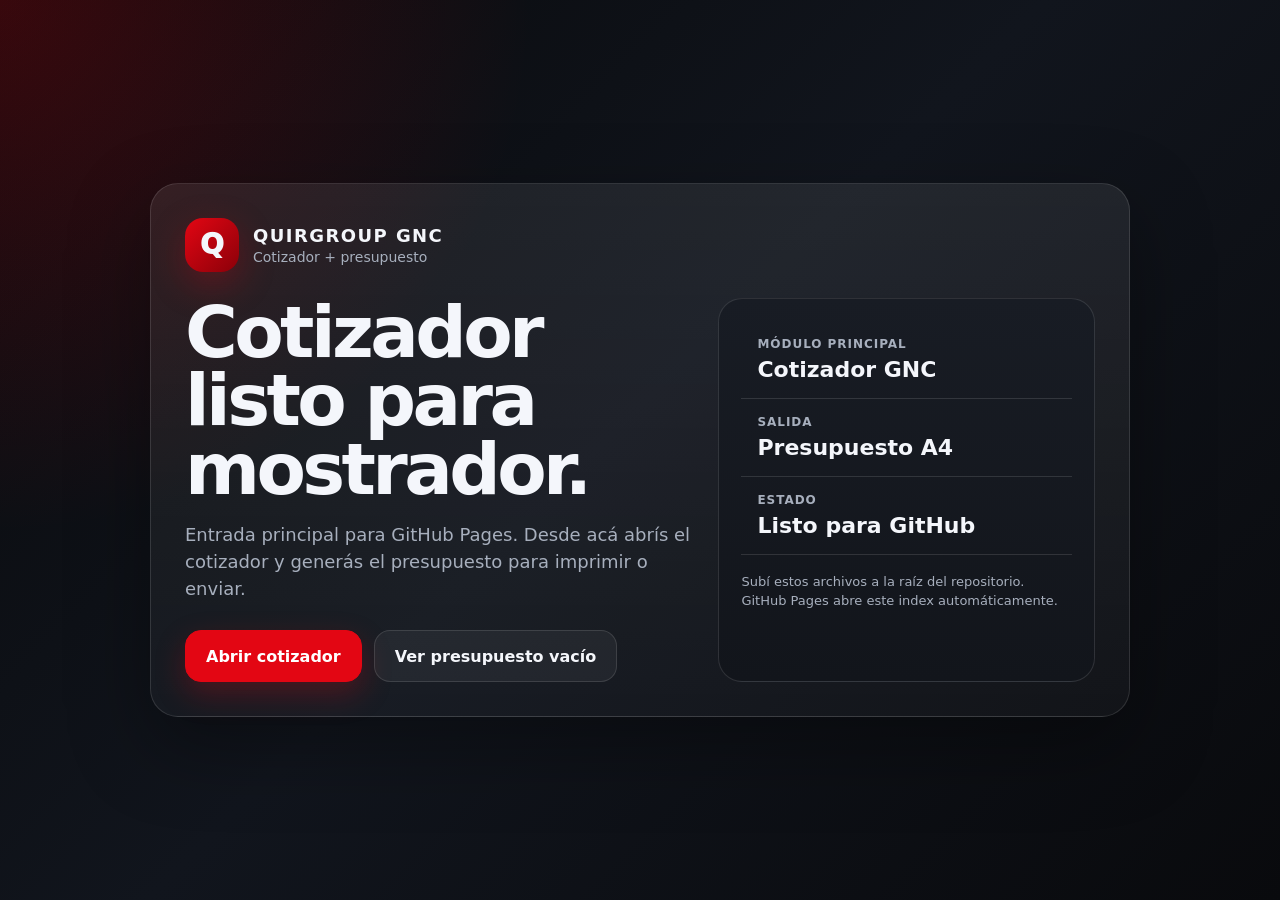
<file: index.html>
<!doctype html>
<html lang="es">
<head>
  <meta charset="utf-8" />
  <meta name="viewport" content="width=device-width, initial-scale=1" />
  <title>Cotizador GNC · Quirgroup</title>
  <meta name="description" content="Cotizador y generador de presupuesto GNC Quirgroup." />
  <style>
    :root{
      --bg:#08090b;
      --card:#12151b;
      --card2:#181c24;
      --text:#f4f6fb;
      --muted:#a7afbd;
      --line:rgba(255,255,255,.12);
      --red:#e30613;
      --red2:#ff3340;
    }
    *{box-sizing:border-box}
    body{
      margin:0;
      min-height:100vh;
      font-family:Inter,system-ui,-apple-system,BlinkMacSystemFont,"Segoe UI",sans-serif;
      background:
        radial-gradient(circle at top left, rgba(227,6,19,.22), transparent 34%),
        linear-gradient(135deg,#08090b,#11151d 48%,#090a0d);
      color:var(--text);
      display:flex;
      align-items:center;
      justify-content:center;
      padding:28px;
    }
    .shell{width:min(980px,100%)}
    .top{
      border:1px solid var(--line);
      background:linear-gradient(180deg,rgba(255,255,255,.08),rgba(255,255,255,.03));
      border-radius:28px;
      padding:34px;
      box-shadow:0 28px 80px rgba(0,0,0,.35);
    }
    .brand{display:flex;align-items:center;gap:14px;margin-bottom:26px}
    .mark{
      width:54px;height:54px;border-radius:18px;
      background:linear-gradient(135deg,var(--red),#8b0009);
      display:grid;place-items:center;
      font-weight:950;font-size:28px;
      box-shadow:0 12px 36px rgba(227,6,19,.28);
    }
    .brand h1{margin:0;font-size:18px;letter-spacing:.08em;text-transform:uppercase}
    .brand p{margin:3px 0 0;color:var(--muted);font-size:14px}
    .hero{display:grid;grid-template-columns:1.15fr .85fr;gap:24px;align-items:stretch}
    h2{font-size:clamp(36px,6vw,72px);line-height:.95;margin:0 0 18px;letter-spacing:-.05em}
    .lead{font-size:18px;line-height:1.5;color:var(--muted);max-width:620px;margin:0 0 28px}
    .actions{display:flex;gap:12px;flex-wrap:wrap}
    a{
      text-decoration:none;color:inherit;
      border-radius:16px;
      font-weight:850;
      display:inline-flex;
      align-items:center;
      justify-content:center;
      min-height:52px;
      padding:0 20px;
      border:1px solid var(--line);
    }
    .primary{background:var(--red);border-color:var(--red);color:white;box-shadow:0 12px 30px rgba(227,6,19,.25)}
    .ghost{background:rgba(255,255,255,.05)}
    .panel{
      background:linear-gradient(180deg,var(--card2),var(--card));
      border:1px solid var(--line);
      border-radius:24px;
      padding:22px;
    }
    .item{padding:16px;border-bottom:1px solid var(--line)}
    .item:last-child{border-bottom:0}
    .k{color:var(--muted);font-size:12px;text-transform:uppercase;letter-spacing:.08em;font-weight:800;margin-bottom:6px}
    .v{font-size:22px;font-weight:900}
    .note{margin-top:18px;color:var(--muted);font-size:13px;line-height:1.45}
    @media(max-width:760px){.top{padding:22px;border-radius:22px}.hero{grid-template-columns:1fr}body{padding:16px}.actions a{width:100%}}
  </style>
</head>
<body>
  <main class="shell">
    <section class="top">
      <div class="brand">
        <div class="mark">Q</div>
        <div>
          <h1>Quirgroup GNC</h1>
          <p>Cotizador + presupuesto</p>
        </div>
      </div>

      <div class="hero">
        <div>
          <h2>Cotizador listo para mostrador.</h2>
          <p class="lead">Entrada principal para GitHub Pages. Desde acá abrís el cotizador y generás el presupuesto para imprimir o enviar.</p>
          <div class="actions">
            <a class="primary" href="./cotizador/">Abrir cotizador</a>
            <a class="ghost" href="./presupuesto/">Ver presupuesto vacío</a>
          </div>
        </div>

        <aside class="panel">
          <div class="item">
            <div class="k">Módulo principal</div>
            <div class="v">Cotizador GNC</div>
          </div>
          <div class="item">
            <div class="k">Salida</div>
            <div class="v">Presupuesto A4</div>
          </div>
          <div class="item">
            <div class="k">Estado</div>
            <div class="v">Listo para GitHub</div>
          </div>
          <p class="note">Subí estos archivos a la raíz del repositorio. GitHub Pages abre este index automáticamente.</p>
        </aside>
      </div>
    </section>
  </main>
</body>
</html>
</file>
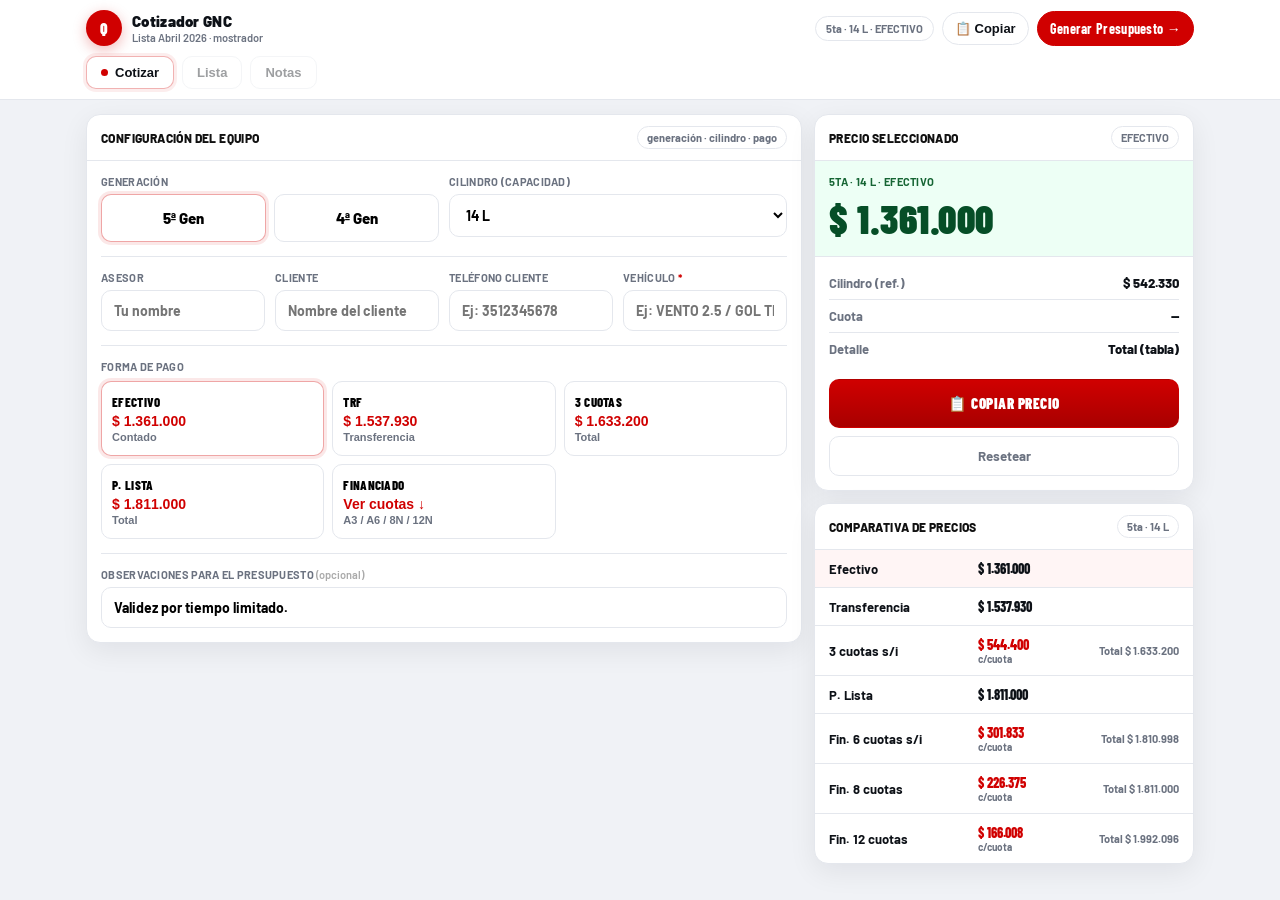
<file: cotizador/index.html>
<!doctype html>
<html lang="es">
<head>
  <meta charset="utf-8" />
  <meta name="viewport" content="width=device-width,initial-scale=1" />
  <title>Cotizador GNC · Quirgroup</title>
  <link rel="preconnect" href="https://fonts.googleapis.com">
  <link href="https://fonts.googleapis.com/css2?family=Barlow:wght@400;600;700;800;900&family=Barlow+Condensed:wght@700;800;900&display=swap" rel="stylesheet">
  <link rel="stylesheet" href="./styles.css" />
</head>
<body>

  <div id="fatal" style="display:none;max-width:1140px;margin:12px auto 0;padding:10px 14px;border:1px solid #fecaca;background:#fff1f2;color:#7f1d1d;border-radius:12px;font-weight:800;"></div>

  <div class="topbar">
    <div class="topwrap">
      <div class="brand">
        <div class="logo">Q</div>
        <div>
          <h1>Cotizador GNC</h1>
          <div class="sub">Lista Abril 2026 · mostrador</div>
        </div>
      </div>
      <div class="actionsTop">
        <div class="pill" id="status">—</div>
        <button class="btnTop" id="copyTop" type="button">📋 Copiar</button>
        <button class="btnTop primary" id="openPresupuesto" type="button">Generar Presupuesto →</button>
      </div>
    </div>
    <div class="tabs">
      <button class="tab active" type="button"><span class="dot"></span>Cotizar</button>
      <button class="tab" type="button" disabled style="opacity:.4;cursor:not-allowed">Lista</button>
      <button class="tab" type="button" disabled style="opacity:.4;cursor:not-allowed">Notas</button>
    </div>
  </div>

  <div class="wrap">
    <div class="leftCol">
      <div class="card">
        <div class="cardHead">
          <div class="t">Configuración del equipo</div>
          <div class="pill small">generación · cilindro · pago</div>
        </div>
        <div class="cardBody">
          <div class="grid2">
            <div>
              <label>Generación</label>
              <div class="seg">
                <button id="gen5" class="active" type="button">5ª Gen</button>
                <button id="gen4" type="button">4ª Gen</button>
              </div>
            </div>
            <div>
              <label>Cilindro (capacidad)</label>
              <select id="cilSelect"></select>
            </div>
          </div>
          <div class="divider"></div>
          <div class="grid4">
            <div>
              <label>Asesor</label>
              <input id="asesorInput" class="textInput" type="text" placeholder="Tu nombre" />
            </div>
            <div>
              <label>Cliente</label>
              <input id="clienteInput" class="textInput" type="text" placeholder="Nombre del cliente" />
            </div>
            <div>
              <label>Teléfono cliente</label>
              <input id="telefonoInput" class="textInput" type="text" placeholder="Ej: 3512345678" />
            </div>
            <div>
              <label>Vehículo <span class="req">*</span></label>
              <input id="modeloInput" class="textInput" type="text" placeholder="Ej: VENTO 2.5 / GOL TREND" />
            </div>
          </div>
          <div class="divider"></div>
          <div>
            <label>Forma de pago</label>
            <div class="payMain" id="payMain"></div>
            <div class="subPay" id="subPay">
              <label style="margin:0 0 8px">Cuotas financiadas</label>
              <div class="subGrid" id="paySub"></div>
            </div>
          </div>
          <div class="divider"></div>
          <div>
            <label>Observaciones para el presupuesto <span class="opt">(opcional)</span></label>
            <input id="obsInput" class="textInput" type="text" placeholder="Ej: Incluye patente / Precio especial acordado" value="Validez por tiempo limitado." />
          </div>
        </div>
      </div>
    </div>

    <div class="rightCol">
      <div class="card resultCard">
        <div class="cardHead">
          <div class="t">Precio seleccionado</div>
          <div class="pill small" id="payLabel">—</div>
        </div>
        <div class="resultTop">
          <div class="resultLine" id="line1">—</div>
          <div class="resultTotal" id="totalBig">—</div>
          <div class="resultSub" id="cuotaInfo"></div>
        </div>
        <div class="resultMeta">
          <div class="metaRow"><div class="k">Cilindro (ref.)</div><div class="v" id="cilRef">—</div></div>
          <div class="metaRow"><div class="k">Cuota</div><div class="v" id="cuotaRef">—</div></div>
          <div class="metaRow"><div class="k">Detalle</div><div class="v" id="detail">—</div></div>
        </div>
        <div class="resultActions">
          <button class="copyBtn" id="copyBtn" type="button">📋 COPIAR PRECIO</button>
          <button class="resetBtn" id="resetBtn" type="button">Resetear</button>
        </div>
      </div>

      <div class="card tableCard">
        <div class="cardHead">
          <div class="t">Comparativa de precios</div>
          <div class="pill small" id="tableLabel">—</div>
        </div>
        <div class="priceTable" id="priceTable"></div>
      </div>
    </div>
  </div>

  <div class="toast" id="toast">Copiado</div>
  <div class="modal" id="validationModal">
    <div class="modalBox">
      <div class="modalTitle">⚠ Completá el vehículo</div>
      <div class="modalText">El campo <strong>Vehículo</strong> es necesario para generar el presupuesto.</div>
      <button class="modalBtn" id="modalClose">Entendido</button>
    </div>
  </div>

  <script src="./data.js"></script>
  <script src="./app.js"></script>
</body>
</html>
</file>
<file: cotizador/styles.css>
:root{
  --bg:#f0f2f6;
  --card:#ffffff;
  --line:#e4e7ed;
  --text:#0d1117;
  --muted:#6b7280;
  --red:#d00000;
  --red2:#a80000;
  --green-bg:#edfff5;
  --green-txt:#064e27;
  --shadow:0 8px 28px rgba(13,17,23,.07);
  --radius:14px;
}

*{box-sizing:border-box}
body{
  margin:0;
  font-family:'Barlow',system-ui,Arial,sans-serif;
  background:var(--bg);
  color:var(--text);
  font-size:14px;
}

.topbar{
  background:#fff;
  border-bottom:1px solid var(--line);
  position:sticky;top:0;z-index:10;
}
.topwrap{
  max-width:1140px;margin:0 auto;
  padding:10px 16px;
  display:flex;align-items:center;justify-content:space-between;gap:12px;flex-wrap:wrap;
}
.brand{ display:flex;align-items:center;gap:10px; }
.logo{
  width:36px;height:36px;border-radius:50%;
  background:var(--red);
  display:grid;place-items:center;
  color:#fff;font-weight:900;font-size:16px;
  font-family:'Barlow Condensed',sans-serif;
  box-shadow:0 4px 14px rgba(208,0,0,.28);
  flex:0 0 auto;
}
.brand h1{ margin:0;font-size:15px;font-weight:900;letter-spacing:.3px; }
.brand .sub{ margin-top:1px;font-size:11px;color:var(--muted);font-weight:600; }
.actionsTop{ display:flex;align-items:center;gap:8px;flex-wrap:wrap;justify-content:flex-end; }
.pill{
  padding:5px 10px;border-radius:999px;border:1px solid var(--line);
  background:#fff;font-size:11px;color:var(--muted);font-weight:700;white-space:nowrap;
}
.pill.small{ font-size:11px;padding:4px 9px; }
.btnTop{
  border:1px solid var(--line);background:#fff;color:var(--text);
  padding:8px 12px;border-radius:999px;font-weight:700;cursor:pointer;font-size:13px;
  transition:background .15s;
}
.btnTop:hover{ background:#f8f9fa; }
.btnTop.primary{
  background:var(--red);border-color:var(--red);color:#fff;
  font-family:'Barlow Condensed',sans-serif;font-size:14px;letter-spacing:.3px;
}
.btnTop.primary:hover{ background:var(--red2);border-color:var(--red2); }

.tabs{
  max-width:1140px;margin:0 auto;
  padding:0 16px 10px;display:flex;gap:8px;
}
.tab{
  border:1px solid var(--line);background:#fff;color:var(--text);
  padding:8px 14px;border-radius:10px;font-weight:700;cursor:pointer;
  display:flex;align-items:center;gap:7px;font-size:13px;
}
.tab.active{ border-color:rgba(208,0,0,.3);box-shadow:0 0 0 3px rgba(208,0,0,.07); }
.dot{ width:7px;height:7px;border-radius:50%;background:var(--red); }

.wrap{
  max-width:1140px;margin:14px auto 28px;padding:0 16px;
  display:grid;grid-template-columns:1fr 380px;gap:12px;align-items:start;
}
@media(max-width:980px){ .wrap{grid-template-columns:1fr} }

.leftCol,.rightCol{ display:flex;flex-direction:column;gap:12px; }

.card{
  background:var(--card);border:1px solid var(--line);
  border-radius:var(--radius);box-shadow:var(--shadow);overflow:hidden;
}
.cardHead{
  padding:11px 14px;border-bottom:1px solid var(--line);
  display:flex;align-items:center;justify-content:space-between;gap:10px;flex-wrap:wrap;
}
.cardHead .t{ font-weight:800;font-size:12px;color:#111;text-transform:uppercase;letter-spacing:.4px; }
.cardBody{ padding:14px; }
.divider{ height:1px;background:var(--line);margin:14px 0; }

.grid2{ display:grid;grid-template-columns:1fr 1fr;gap:10px; }
.grid3{ display:grid;grid-template-columns:1fr 1fr 1fr;gap:10px; }
.grid4{ display:grid;grid-template-columns:1fr 1fr 1fr 1fr;gap:10px; }
@media(max-width:720px){ .grid2,.grid3,.grid4{grid-template-columns:1fr} }

label{
  display:block;font-size:11px;color:var(--muted);
  font-weight:700;margin-bottom:6px;text-transform:uppercase;letter-spacing:.3px;
}
.req{ color:var(--red); }
.opt{ color:#aaa;font-weight:600;text-transform:none;letter-spacing:0; }

.textInput{
  width:100%;padding:11px 12px;
  border:1px solid var(--line);border-radius:10px;
  background:#fff;font-family:'Barlow',sans-serif;
  font-weight:700;font-size:14px;outline:none;transition:border-color .15s,box-shadow .15s;
}
.textInput:focus{ border-color:rgba(208,0,0,.4);box-shadow:0 0 0 3px rgba(208,0,0,.08); }
.textInput.error{ border-color:var(--red);box-shadow:0 0 0 3px rgba(208,0,0,.12); }

select{
  width:100%;padding:11px 12px;
  border:1px solid var(--line);border-radius:10px;
  background:#fff;font-family:'Barlow',sans-serif;
  font-weight:700;font-size:14px;outline:none;
}

.seg{ display:flex;gap:8px; }
.seg button{
  flex:1;padding:14px 10px;border-radius:10px;
  border:1px solid var(--line);background:#fff;
  font-family:'Barlow',sans-serif;font-weight:800;cursor:pointer;font-size:15px;
  transition:border-color .15s,box-shadow .15s;
}
.seg button.active{
  border-color:rgba(208,0,0,.35);box-shadow:0 0 0 3px rgba(208,0,0,.09);
}

.payMain{
  display:grid;grid-template-columns:repeat(3,minmax(0,1fr));gap:8px;margin-top:8px;
}
@media(max-width:720px){ .payMain{grid-template-columns:repeat(2,1fr)} }
.payBtn{
  padding:12px 10px;border-radius:10px;border:1px solid var(--line);background:#fff;cursor:pointer;text-align:left;transition:border-color .15s,box-shadow .15s;
}
.payBtn .t{ font-weight:800;font-size:13px;font-family:'Barlow Condensed',sans-serif;letter-spacing:.3px; }
.payBtn .ph{ margin-top:3px;font-weight:800;font-size:14px;color:var(--red); }
.payBtn .d{ margin-top:2px;font-size:11px;color:var(--muted);font-weight:600; }
.payBtn.active{ border-color:rgba(208,0,0,.35);box-shadow:0 0 0 3px rgba(208,0,0,.09); }

.subPay{
  margin-top:8px;padding:12px;border-radius:10px;
  border:1px dashed rgba(208,0,0,.22);background:#fff9f9;display:none;
}
.subPay.show{ display:block; }
.subGrid{ display:grid;grid-template-columns:repeat(4,minmax(0,1fr));gap:8px;margin-top:8px; }
@media(max-width:820px){ .subGrid{grid-template-columns:repeat(2,1fr)} }
.mini{
  padding:11px 8px;border-radius:10px;border:1px solid var(--line);
  background:#fff;cursor:pointer;text-align:center;transition:border-color .15s,box-shadow .15s;
}
.mini .mt{ font-weight:800;font-size:14px;font-family:'Barlow Condensed',sans-serif; }
.mini .mc{ font-weight:800;font-size:13px;color:var(--red);margin-top:2px; }
.mini .ms{ font-size:11px;color:var(--muted);font-weight:600;margin-top:2px; }
.mini.active{ border-color:rgba(208,0,0,.35);box-shadow:0 0 0 3px rgba(208,0,0,.09); }

.resultCard .cardBody{ padding:0; }
.resultTop{
  padding:14px;border-bottom:1px solid var(--line);background:var(--green-bg);
}
.resultLine{ font-size:11px;color:#166534;font-weight:700;text-transform:uppercase;letter-spacing:.3px; }
.resultTotal{
  margin-top:6px;font-size:40px;font-weight:900;
  font-family:'Barlow Condensed',sans-serif;letter-spacing:.5px;color:var(--green-txt);
}
.resultSub{ font-size:12px;color:#166534;font-weight:700;margin-top:4px; }
.resultMeta{ padding:10px 14px; }
.metaRow{
  display:flex;justify-content:space-between;gap:10px;
  padding:8px 0;border-bottom:1px solid var(--line);font-size:13px;
}
.metaRow:last-child{ border-bottom:none; }
.metaRow .k{ color:var(--muted);font-weight:700; }
.metaRow .v{ font-weight:800; }
.resultActions{ padding:0 14px 14px; }
.copyBtn{
  width:100%;padding:14px;border-radius:10px;
  border:1px solid rgba(208,0,0,.2);
  background:linear-gradient(180deg,var(--red),var(--red2));
  color:#fff;font-family:'Barlow Condensed',sans-serif;
  font-weight:900;font-size:15px;letter-spacing:.5px;cursor:pointer;margin-top:4px;
  transition:filter .15s;
}
.copyBtn:hover{ filter:brightness(1.08); }
.resetBtn{
  width:100%;padding:11px;border-radius:10px;
  border:1px solid var(--line);background:#fff;
  color:var(--muted);font-weight:700;cursor:pointer;margin-top:8px;
  font-family:'Barlow',sans-serif;
}

.tableCard .cardBody{ padding:0; }
.priceTable{ padding:0; }
.tRow{
  display:grid;grid-template-columns:1.4fr 1fr .9fr;
  gap:6px;padding:10px 14px;border-bottom:1px solid var(--line);align-items:center;
}
.tRow:last-child{ border-bottom:none; }
.tRow.active{ background:#fff5f5; }
.tLabel{ font-weight:700;font-size:13px;color:var(--text); }
.tCuota{ font-weight:800;font-size:14px;color:var(--red);font-family:'Barlow Condensed',sans-serif; }
.tCuota.big{ color:var(--text); }
.tCuota span{ font-size:10px;font-weight:700;color:var(--muted);display:block;font-family:'Barlow',sans-serif; }
.tTotal{ font-size:11px;color:var(--muted);font-weight:700;text-align:right; }

.toast{
  position:fixed;left:50%;bottom:20px;transform:translateX(-50%);
  background:#111;color:#fff;padding:9px 16px;border-radius:999px;
  font-weight:700;font-size:13px;box-shadow:0 8px 24px rgba(0,0,0,.22);
  opacity:0;pointer-events:none;transition:opacity .18s,transform .18s;
}
.toast.show{ opacity:1;transform:translateX(-50%) translateY(-4px); }

.modal{
  position:fixed;inset:0;background:rgba(0,0,0,.4);
  display:none;place-items:center;z-index:100;
}
.modal.show{ display:grid; }
.modalBox{
  background:#fff;border-radius:16px;padding:24px;
  max-width:340px;width:calc(100% - 32px);box-shadow:0 20px 60px rgba(0,0,0,.2);
}
.modalTitle{ font-size:16px;font-weight:900;margin-bottom:10px; }
.modalText{ font-size:14px;color:var(--muted);font-weight:600;line-height:1.5; }
.modalBtn{
  margin-top:16px;width:100%;padding:12px;
  background:var(--red);border:none;border-radius:10px;
  color:#fff;font-weight:800;font-size:14px;cursor:pointer;
}
</file>
